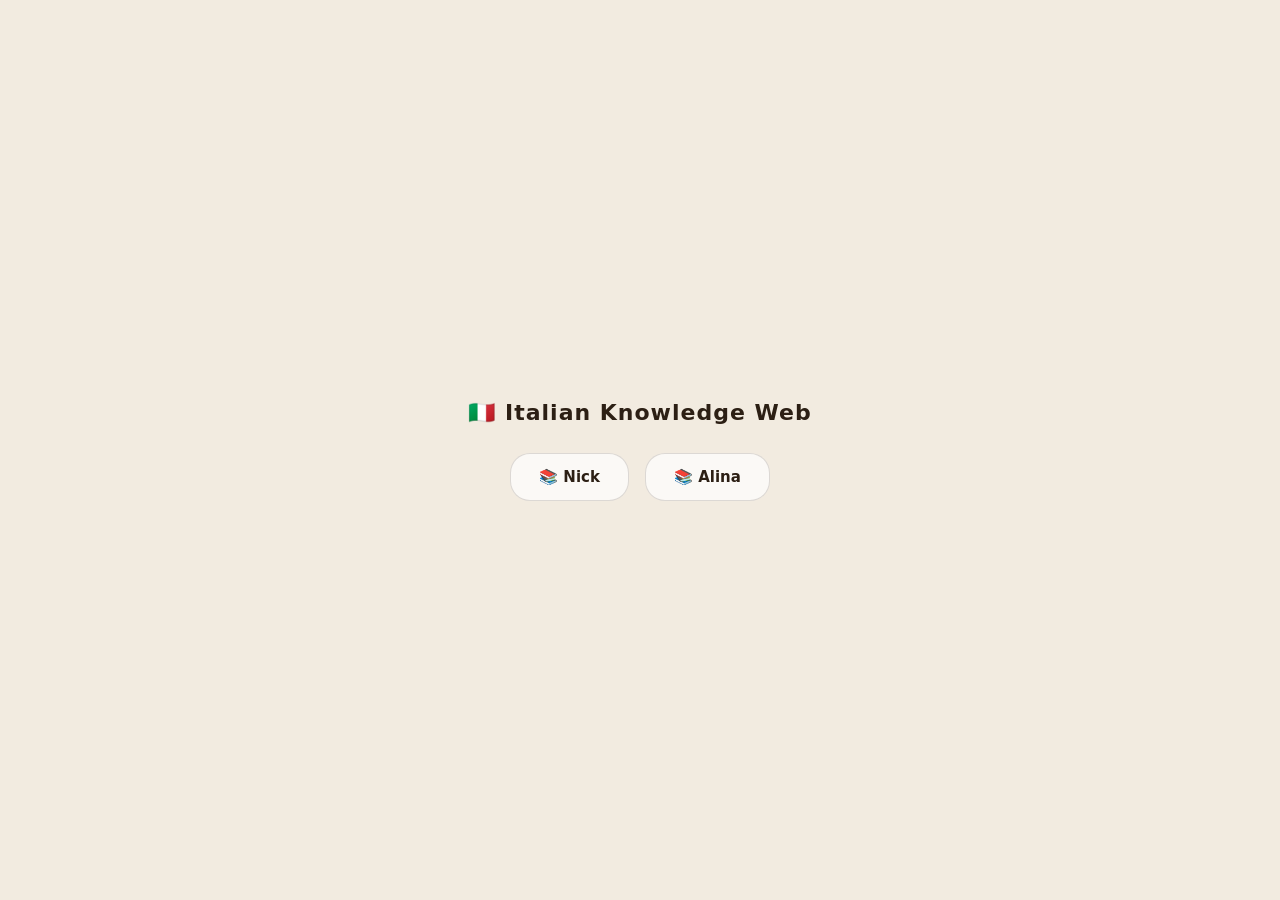
<file: index.html>
<!DOCTYPE html>
<html lang="en">
<head>
<meta charset="UTF-8">
<meta name="viewport" content="width=device-width, initial-scale=1.0">
<title>Italian Knowledge Web</title>
<style>
  * { box-sizing: border-box; margin: 0; padding: 0; }
  body {
    background: #F2EBE0; font-family: 'Segoe UI', system-ui, sans-serif; color: #2C1F14;
    display: flex; align-items: center; justify-content: center; min-height: 100vh;
  }
  .card {
    text-align: center;
  }
  h1 { font-size: 22px; letter-spacing: 1px; margin-bottom: 28px; }
  .links { display: flex; gap: 16px; justify-content: center; }
  a.student-link {
    display: inline-flex; align-items: center; gap: 8px;
    padding: 14px 28px; border-radius: 20px; font-size: 15px; font-weight: 600;
    border: 1.5px solid rgba(44,31,20,0.15); background: rgba(255,255,255,0.7);
    color: #2C1F14; text-decoration: none; transition: all 0.2s;
  }
  a.student-link:hover { background: rgba(255,255,255,0.95); border-color: rgba(58,126,140,0.5); }
</style>
</head>
<body>
<div class="card">
  <h1>🇮🇹 Italian Knowledge Web</h1>
  <div class="links">
    <a class="student-link" href="./nick/">📚 Nick</a>
    <a class="student-link" href="./alina/">📚 Alina</a>
  </div>
</div>
</body>
</html>
</file>
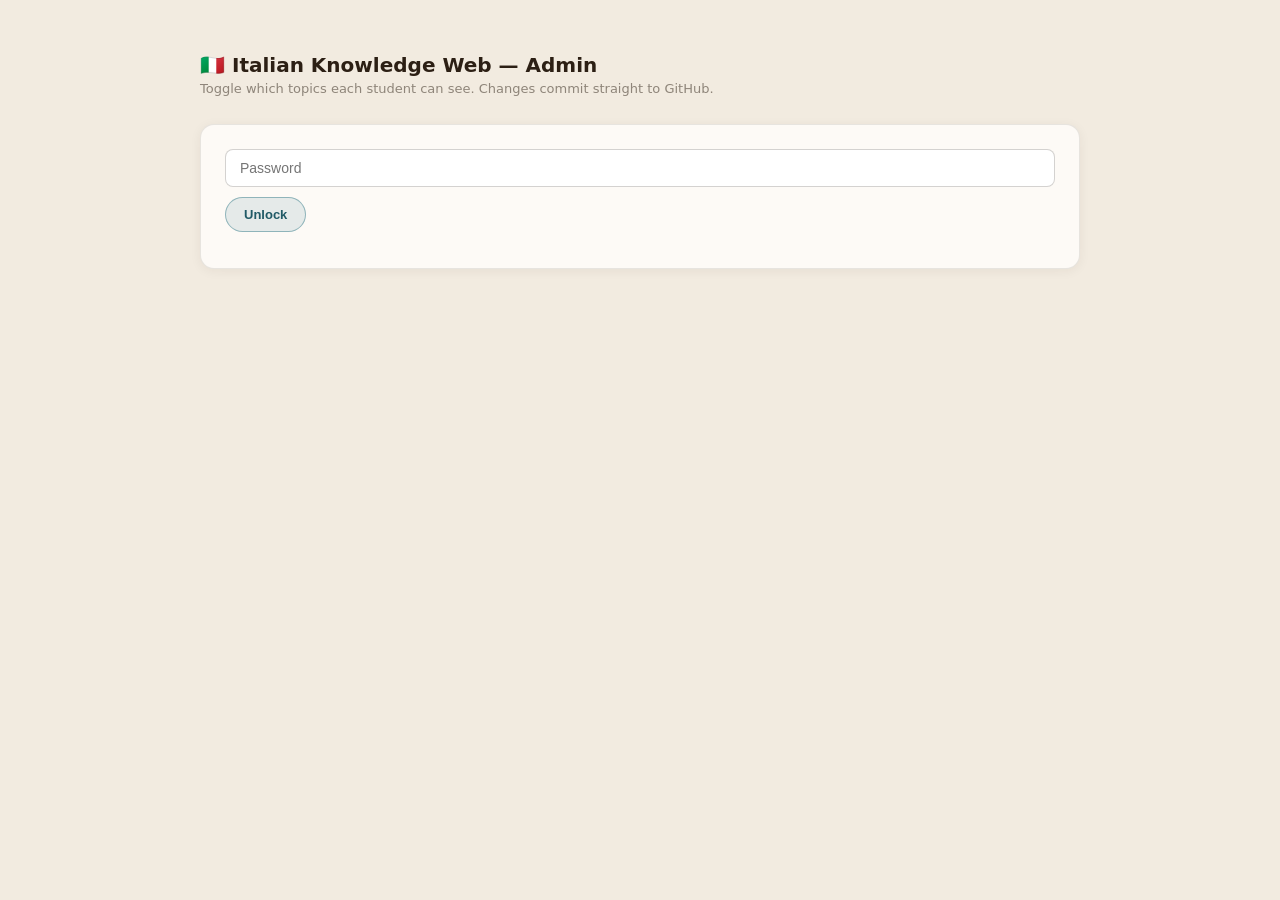
<file: admin/index.html>
<!DOCTYPE html>
<html lang="en">
<head>
<meta charset="UTF-8">
<meta name="viewport" content="width=device-width, initial-scale=1.0">
<meta name="robots" content="noindex, nofollow">
<title>Admin — Italian Knowledge Web</title>
<style>
  * { box-sizing: border-box; }
  body {
    background: #F2EBE0; font-family: 'Segoe UI', system-ui, sans-serif; color: #2C1F14;
    margin: 0; padding: 40px 24px;
  }
  .wrap { max-width: 880px; margin: 0 auto; }
  h1 { font-size: 20px; margin-bottom: 4px; }
  .sub { font-size: 13px; color: rgba(44,31,20,0.5); margin-bottom: 28px; }
  .card {
    background: #FDFAF6; border: 1px solid rgba(44,31,20,0.1); border-radius: 14px;
    padding: 24px; margin-bottom: 20px; box-shadow: 0 2px 12px rgba(44,31,20,0.06);
  }
  .warn {
    background: rgba(224,92,75,0.08); border: 1px solid rgba(224,92,75,0.25); border-radius: 10px;
    padding: 12px 16px; font-size: 12.5px; line-height: 1.6; color: #8a3327; margin-bottom: 20px;
  }
  input[type=password], input[type=text] {
    width: 100%; padding: 10px 14px; border-radius: 8px; border: 1px solid rgba(44,31,20,0.2);
    font-size: 14px; margin-bottom: 10px; background: #fff; color: #2C1F14;
  }
  label.check { display: flex; align-items: center; gap: 6px; font-size: 12.5px; margin-bottom: 12px; cursor: pointer; }
  button {
    padding: 9px 18px; border-radius: 20px; font-size: 13px; font-weight: 600; cursor: pointer;
    border: 1.5px solid rgba(44,31,20,0.18); background: rgba(44,31,20,0.05); color: #2C1F14;
  }
  button:hover { background: rgba(44,31,20,0.1); }
  button.primary { border-color: rgba(58,126,140,0.5); background: rgba(58,126,140,0.12); color: #205a66; }
  button.primary:hover { background: rgba(58,126,140,0.2); }
  button:disabled { opacity: 0.4; cursor: not-allowed; }
  table { width: 100%; border-collapse: collapse; font-size: 13px; }
  th, td { padding: 8px 10px; text-align: left; border-bottom: 1px solid rgba(44,31,20,0.07); }
  th { font-size: 10.5px; text-transform: uppercase; letter-spacing: 0.5px; color: rgba(44,31,20,0.45); }
  .cat-row td { background: rgba(44,31,20,0.035); font-weight: 700; font-size: 11px; text-transform: uppercase; letter-spacing: 1px; color: rgba(44,31,20,0.5); padding: 10px 10px 6px; }
  td.chk { text-align: center; }
  .missing-lang { opacity: 0.4; }
  .missing-lang::after { content: " *"; color: #C04A38; }
  .toolbar { display: flex; justify-content: space-between; align-items: center; margin-bottom: 14px; gap: 12px; flex-wrap: wrap; }
  .status { font-size: 12.5px; margin-top: 12px; white-space: pre-wrap; }
  .status .ok { color: #2f7a4f; }
  .status .err { color: #C04A38; }
  .add-student { display: flex; gap: 8px; flex-wrap: wrap; align-items: flex-end; }
  .add-student > div { display: flex; flex-direction: column; gap: 4px; }
  .add-student label { font-size: 11px; color: rgba(44,31,20,0.5); }
  .add-student input, .add-student select { margin-bottom: 0; padding: 8px 10px; font-size: 13px; }
  #gate, #panel { display: none; }
  .legend-note { font-size: 11.5px; color: rgba(44,31,20,0.4); margin-top: 10px; }
</style>
</head>
<body>
<div class="wrap">
  <h1>🇮🇹 Italian Knowledge Web — Admin</h1>
  <div class="sub">Toggle which topics each student can see. Changes commit straight to GitHub.</div>

  <div id="gate" class="card">
    <input type="password" id="pw-input" placeholder="Password">
    <button class="primary" onclick="tryUnlock()">Unlock</button>
    <div id="gate-error" class="status err"></div>
  </div>

  <div id="panel">
    <div class="warn">
      This password only hides this page from casual visitors — the source is publicly
      fetchable regardless, so it is not real access control. Your GitHub token lives only
      in this browser's local storage; it is never written to the repo.
    </div>

    <div class="card">
      <div class="toolbar">
        <strong style="font-size:13px">GitHub token</strong>
        <button onclick="clearToken()">Clear stored token</button>
      </div>
      <input type="text" id="token-input" placeholder="ghp_... or github_pat_...">
      <label class="check"><input type="checkbox" id="remember-token"> Remember this token in this browser (localStorage)</label>
      <button class="primary" onclick="saveToken()">Use this token</button>
      <div id="token-status" class="status"></div>
    </div>

    <div class="card">
      <div class="toolbar">
        <strong style="font-size:13px">Add a new student</strong>
      </div>
      <div class="add-student">
        <div>
          <label>ID (slug, e.g. "marco")</label>
          <input type="text" id="new-id" placeholder="marco">
        </div>
        <div>
          <label>Display name</label>
          <input type="text" id="new-name" placeholder="Marco">
        </div>
        <div>
          <label>Language</label>
          <select id="new-lang">
            <option value="en">en</option>
            <option value="es">es</option>
          </select>
        </div>
        <button class="primary" onclick="addStudent()">Create student</button>
      </div>
      <div id="add-status" class="status"></div>
    </div>

    <div class="card">
      <div class="toolbar">
        <strong style="font-size:13px">Topics</strong>
        <button class="primary" id="save-btn" onclick="saveChanges()" disabled>Save changes</button>
      </div>
      <div id="table-holder">Loading…</div>
      <div class="legend-note">* = this student's language doesn't have this topic translated yet — checking it won't make it appear until that's added.</div>
      <div id="save-status" class="status"></div>
    </div>
  </div>
</div>

<script>
const REPO = 'laura-guerinoni/italian-knowledge-web';
const API = 'https://api.github.com/repos/' + REPO + '/contents/';
const PW_HASH = 'a20b305f19f28eee3a125cb50401d806185c95a6bcd238446b9348bb9f01ba8c';

let token = '';
let topicsCatalog = {};
let categories = {};
let students = {};      // id -> { lang, displayName, topics: Set, sha }
let originalTopics = {}; // id -> Set (snapshot at load, to diff against)

async function sha256Hex(text) {
  const buf = await crypto.subtle.digest('SHA-256', new TextEncoder().encode(text));
  return Array.from(new Uint8Array(buf)).map(b => b.toString(16).padStart(2, '0')).join('');
}

async function tryUnlock() {
  const pw = document.getElementById('pw-input').value;
  const hash = await sha256Hex(pw);
  if (hash === PW_HASH) {
    sessionStorage.setItem('iw-admin-unlocked', '1');
    document.getElementById('gate').style.display = 'none';
    document.getElementById('panel').style.display = 'block';
    boot();
  } else {
    document.getElementById('gate-error').textContent = 'Wrong password.';
  }
}

function clearToken() {
  localStorage.removeItem('iw-admin-token');
  token = '';
  document.getElementById('token-input').value = '';
  document.getElementById('token-status').innerHTML = '<span class="ok">Stored token cleared.</span>';
}

function saveToken() {
  token = document.getElementById('token-input').value.trim();
  if (document.getElementById('remember-token').checked && token) {
    localStorage.setItem('iw-admin-token', token);
  }
  document.getElementById('token-status').innerHTML = token
    ? '<span class="ok">Token set for this session.</span>'
    : '<span class="err">No token entered.</span>';
  updateSaveButton();
}

function ghHeaders() {
  const h = { 'Accept': 'application/vnd.github+json' };
  if (token) h['Authorization'] = 'Bearer ' + token;
  return h;
}

async function loadCatalog() {
  const [t, c] = await Promise.all([
    fetch('../data/topics.json').then(r => r.json()),
    fetch('../data/categories.json').then(r => r.json()),
  ]);
  topicsCatalog = t;
  categories = c;
}

async function loadStudents() {
  const res = await fetch(API + 'data/students', { headers: ghHeaders() });
  if (!res.ok) throw new Error('Could not list students (' + res.status + '). Check your token.');
  const files = await res.json();
  students = {};
  originalTopics = {};
  await Promise.all(files.filter(f => f.name.endsWith('.json')).map(async f => {
    const id = f.name.replace(/\.json$/, '');
    const fileRes = await fetch(API + 'data/students/' + f.name, { headers: ghHeaders() });
    const fileMeta = await fileRes.json();
    const content = JSON.parse(atob(fileMeta.content.replace(/\n/g, '')));
    students[id] = { lang: content.lang, displayName: content.displayName, topics: new Set(content.topics), sha: fileMeta.sha };
    originalTopics[id] = new Set(content.topics);
  }));
}

function renderTable() {
  const holder = document.getElementById('table-holder');
  const studentIds = Object.keys(students).sort();
  if (!studentIds.length) { holder.textContent = 'No students found.'; return; }

  const byCategory = {};
  for (const [key, t] of Object.entries(topicsCatalog)) {
    (byCategory[t.category] = byCategory[t.category] || []).push({ key, ...t });
  }

  let html = '<table><thead><tr><th>Topic</th>';
  for (const id of studentIds) html += `<th>${students[id].displayName}</th>`;
  html += '</tr></thead><tbody>';

  for (const cat of Object.keys(categories)) {
    const topicsInCat = byCategory[cat];
    if (!topicsInCat) continue;
    html += `<tr class="cat-row"><td colspan="${studentIds.length + 1}">${cat}</td></tr>`;
    for (const t of topicsInCat) {
      html += `<tr><td>${t.icon} ${t.title}</td>`;
      for (const id of studentIds) {
        const s = students[id];
        const hasLang = !!t[s.lang];
        const checked = s.topics.has(t.key);
        const cls = hasLang ? '' : 'missing-lang';
        html += `<td class="chk"><label class="${cls}"><input type="checkbox" data-student="${id}" data-topic="${t.key}" ${checked ? 'checked' : ''} onchange="onToggle(this)"></label></td>`;
      }
      html += '</tr>';
    }
  }
  html += '</tbody></table>';
  holder.innerHTML = html;
}

function onToggle(el) {
  const { student, topic } = el.dataset;
  if (el.checked) students[student].topics.add(topic);
  else students[student].topics.delete(topic);
  updateSaveButton();
}

function updateSaveButton() {
  const changed = Object.keys(students).some(id => {
    const a = [...students[id].topics].sort().join(',');
    const b = [...originalTopics[id]].sort().join(',');
    return a !== b;
  });
  document.getElementById('save-btn').disabled = !changed || !token;
}

async function putFile(path, obj, sha, message) {
  const body = {
    message,
    content: btoa(unescape(encodeURIComponent(JSON.stringify(obj, null, 2)))),
  };
  if (sha) body.sha = sha;
  const res = await fetch(API + path, {
    method: 'PUT',
    headers: { ...ghHeaders(), 'Content-Type': 'application/json' },
    body: JSON.stringify(body),
  });
  if (!res.ok) {
    const err = await res.json().catch(() => ({}));
    throw new Error(`${path}: ${res.status} ${err.message || res.statusText}`);
  }
  return res.json();
}

async function saveChanges() {
  const statusEl = document.getElementById('save-status');
  statusEl.innerHTML = 'Saving…';
  const lines = [];
  for (const id of Object.keys(students)) {
    const a = [...students[id].topics].sort().join(',');
    const b = [...originalTopics[id]].sort().join(',');
    if (a === b) continue;
    const s = students[id];
    try {
      const result = await putFile(
        `data/students/${id}.json`,
        { lang: s.lang, displayName: s.displayName, topics: [...s.topics] },
        s.sha,
        `Admin panel: update ${s.displayName}'s topics`
      );
      s.sha = result.content.sha;
      originalTopics[id] = new Set(s.topics);
      lines.push(`<span class="ok">✓ ${s.displayName} saved.</span>`);
    } catch (e) {
      lines.push(`<span class="err">✗ ${s.displayName}: ${e.message}</span>`);
    }
  }
  statusEl.innerHTML = lines.join('<br>') || 'Nothing to save.';
  updateSaveButton();
}

async function addStudent() {
  const id = document.getElementById('new-id').value.trim().toLowerCase().replace(/[^a-z0-9-]/g, '');
  const name = document.getElementById('new-name').value.trim();
  const lang = document.getElementById('new-lang').value;
  const statusEl = document.getElementById('add-status');
  if (!id || !name) { statusEl.innerHTML = '<span class="err">ID and display name are required.</span>'; return; }
  if (students[id]) { statusEl.innerHTML = '<span class="err">That ID already exists.</span>'; return; }
  if (!token) { statusEl.innerHTML = '<span class="err">Set a GitHub token first.</span>'; return; }
  statusEl.textContent = 'Creating…';
  try {
    await putFile(`data/students/${id}.json`, { lang, displayName: name, topics: [] }, null, `Admin panel: add student ${name}`);
    statusEl.innerHTML = `<span class="ok">✓ ${name} created. Reloading table…</span>`;
    document.getElementById('new-id').value = '';
    document.getElementById('new-name').value = '';
    await loadStudents();
    renderTable();
  } catch (e) {
    statusEl.innerHTML = `<span class="err">✗ ${e.message}</span>`;
  }
}

async function boot() {
  const stored = localStorage.getItem('iw-admin-token');
  if (stored) { token = stored; document.getElementById('token-input').value = stored; document.getElementById('remember-token').checked = true; }
  await loadCatalog();
  try {
    await loadStudents();
    renderTable();
    updateSaveButton();
  } catch (e) {
    document.getElementById('table-holder').innerHTML = `<span class="status err">${e.message}</span>`;
  }
}

if (sessionStorage.getItem('iw-admin-unlocked') === '1') {
  document.getElementById('panel').style.display = 'block';
  boot();
} else {
  document.getElementById('gate').style.display = 'block';
}
</script>
</body>
</html>
</file>
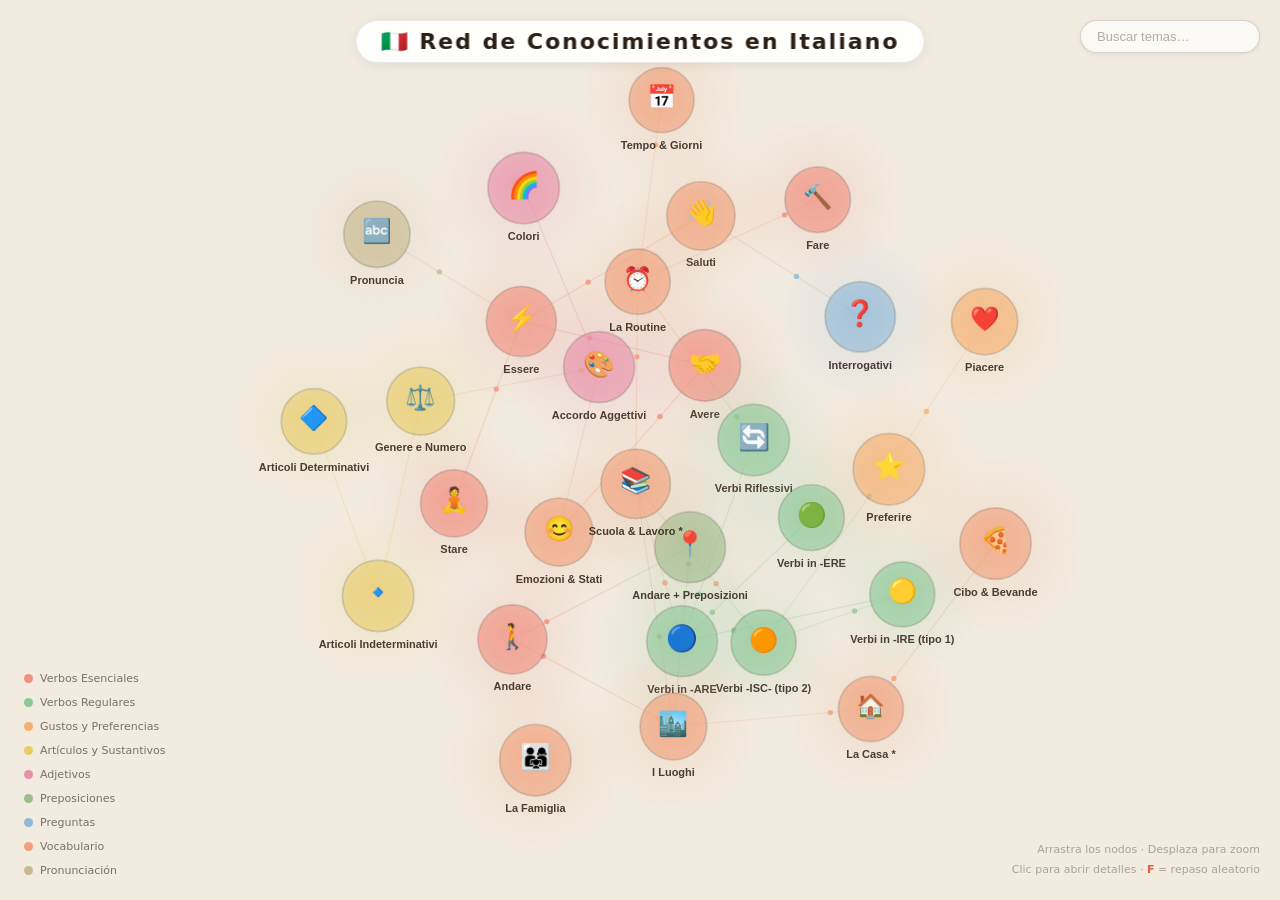
<file: alina/index.html>
<!DOCTYPE html>
<html lang="es" translate="no">
<head>
<meta charset="UTF-8">
<meta name="viewport" content="width=device-width, initial-scale=1.0, maximum-scale=1.0, user-scalable=no">
<meta name="google" content="notranslate">
<title>Red de Conocimientos en Italiano — ¡Lecciones para Alina!</title>
<link rel="stylesheet" href="../style.css">
</head>
<body class="notranslate">
<canvas id="canvas"></canvas>
<div id="header">
  <h1>🇮🇹 Red de Conocimientos en Italiano</h1>
</div>
<div id="search-bar">
  <input type="text" id="search-input" placeholder="Buscar temas…" oninput="filterNodes(this.value)">
</div>
<div id="legend"></div>
<div id="hint"></div>
<div id="panel">
  <div id="panel-header">
    <div id="panel-icon">📚</div>
    <div id="panel-title">Tema</div>
    <div id="panel-subtitle">Subtítulo</div>
    <button id="panel-close" onclick="closePanel()">✕</button>
  </div>
  <div id="panel-body"></div>
</div>
<div id="flashcard-overlay">
  <button id="fc-close-btn" onclick="closeDrill()">✕</button>
  <div id="fc-topic">Tema</div>
  <div id="fc-card" onclick="revealCard()">
    <div id="fc-icon">📚</div>
    <div id="fc-type-label"></div>
    <div id="fc-front"></div>
    <div id="fc-back" style="display:none"></div>
    <div id="fc-tap-hint">toca para revelar</div>
  </div>
  <div id="fc-controls">
    <button class="fc-btn" onclick="prevCard()">← Anterior</button>
    <div id="fc-progress">1 / 1</div>
    <button class="fc-btn primary" onclick="nextCard()">Siguiente →</button>
  </div>
</div>
<script src="../engine.js"></script>
<script>boot('alina'); initTracking('alina');</script>
</body>
</html>
</file>
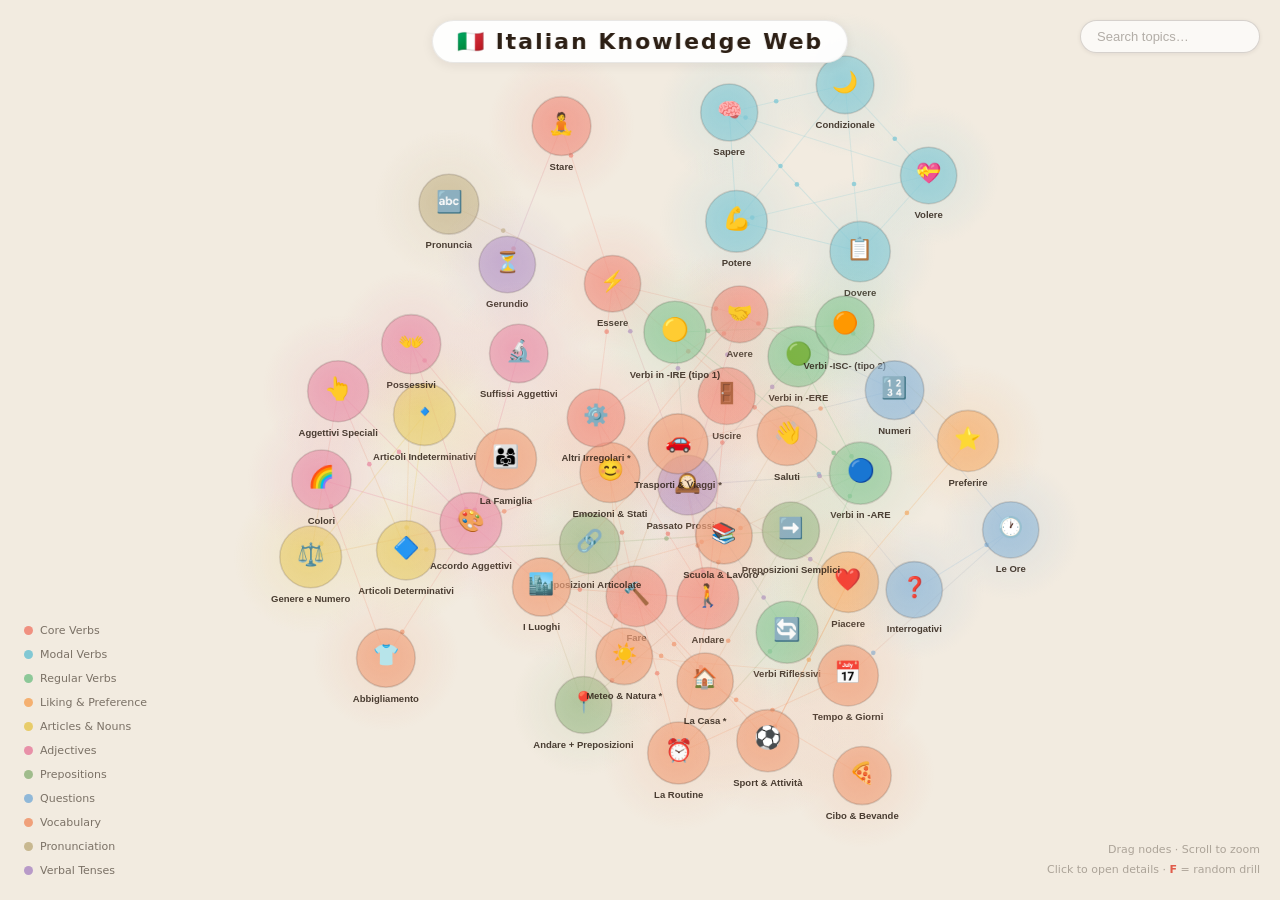
<file: nick/index.html>
<!DOCTYPE html>
<html lang="en" translate="no">
<head>
<meta charset="UTF-8">
<meta name="viewport" content="width=device-width, initial-scale=1.0, maximum-scale=1.0, user-scalable=no">
<meta name="google" content="notranslate">
<title>Italian Knowledge Web — Lezioni per Nick!</title>
<link rel="stylesheet" href="../style.css">
</head>
<body class="notranslate">
<canvas id="canvas"></canvas>
<div id="header">
  <h1>🇮🇹 Italian Knowledge Web</h1>
</div>
<div id="search-bar">
  <input type="text" id="search-input" placeholder="Search topics…" oninput="filterNodes(this.value)">
</div>
<div id="legend"></div>
<div id="hint"></div>
<div id="panel">
  <div id="panel-header">
    <div id="panel-icon">📚</div>
    <div id="panel-title">Topic</div>
    <div id="panel-subtitle">Subtitle</div>
    <button id="panel-close" onclick="closePanel()">✕</button>
  </div>
  <div id="panel-body"></div>
</div>
<div id="flashcard-overlay">
  <button id="fc-close-btn" onclick="closeDrill()">✕</button>
  <div id="fc-topic">Topic</div>
  <div id="fc-card" onclick="revealCard()">
    <div id="fc-icon">📚</div>
    <div id="fc-type-label"></div>
    <div id="fc-front"></div>
    <div id="fc-back" style="display:none"></div>
    <div id="fc-tap-hint">tap to reveal</div>
  </div>
  <div id="fc-controls">
    <button class="fc-btn" onclick="prevCard()">← Prev</button>
    <div id="fc-progress">1 / 1</div>
    <button class="fc-btn primary" onclick="nextCard()">Next →</button>
  </div>
</div>
<script src="../engine.js"></script>
<script>boot('nick'); initTracking('nick');</script>
</body>
</html>
</file>
<file: style.css>
* { box-sizing: border-box; margin: 0; padding: 0; -webkit-tap-highlight-color: transparent; touch-action: none; }
  html, body { height: 100%; overflow: hidden; overscroll-behavior: none; touch-action: none; }
  body { background: #F2EBE0; font-family: 'Segoe UI', system-ui, sans-serif; color: #2C1F14; }
  #canvas { display: block; position: absolute; top: 0; left: 0; touch-action: none; }
  /* touch-action isn't inherited, so every interactive/scrollable UI
     overlay needs its descendants opted back in explicitly, not just
     the container itself (that was the bug: buttons/links/pills inside
     these still had touch-action:none from the universal rule above). */
  #search-bar, #search-bar * { touch-action: auto; }
  #panel, #panel * { touch-action: auto; }
  #flashcard-overlay, #flashcard-overlay * { touch-action: auto; }
  #legend, #legend * { touch-action: auto; }

  #header {
    position: absolute; top: 20px; left: 50%; transform: translateX(-50%);
    text-align: center; pointer-events: none;
    background: rgba(255,255,255,0.92); backdrop-filter: blur(10px);
    padding: 8px 24px; border-radius: 40px;
    border: 1px solid rgba(44,31,20,0.1);
    box-shadow: 0 2px 12px rgba(44,31,20,0.08);
    white-space: nowrap; z-index: 5;
  }
  #header h1 { font-size: 22px; font-weight: 700; letter-spacing: 2px; color: #2C1F14; }
  #header p { font-size: 12px; color: rgba(44,31,20,0.45); margin-top: 4px; }

  #search-bar { position: absolute; top: 20px; right: 20px; }
  #search-bar input {
    background: rgba(255,255,255,0.7); border: 1px solid rgba(44,31,20,0.18);
    border-radius: 20px; padding: 8px 16px; color: #2C1F14; font-size: 13px; outline: none;
    width: 180px; transition: all 0.3s; box-shadow: 0 1px 4px rgba(44,31,20,0.08);
  }
  #search-bar input:focus { background: rgba(255,255,255,0.92); border-color: rgba(224,92,75,0.5); width: 220px; }
  #search-bar input::placeholder { color: rgba(44,31,20,0.35); }

  #legend {
    position: absolute; bottom: 20px; left: 20px;
    display: flex; flex-direction: column; gap: 5px;
  }
  .legend-item {
    display: flex; align-items: center; gap: 7px; font-size: 11px;
    color: rgba(44,31,20,0.6); cursor: pointer; padding: 3px 8px 3px 4px;
    border-radius: 20px; transition: background 0.15s, color 0.15s;
    user-select: none;
  }
  .legend-item:hover { background: rgba(44,31,20,0.07); color: rgba(44,31,20,0.9); }
  .legend-item.active { background: rgba(44,31,20,0.1); color: rgba(44,31,20,1); font-weight: 600; }
  .legend-dot { width: 9px; height: 9px; border-radius: 50%; flex-shrink: 0; }

  #hint {
    position: absolute; bottom: 20px; right: 20px;
    font-size: 11px; color: rgba(44,31,20,0.35);
    text-align: right; line-height: 1.8; pointer-events: none;
  }

  #panel {
    position: absolute; top: 0; right: -480px; width: 440px; height: 100%;
    background: #FDFAF6; border-left: 1px solid rgba(44,31,20,0.1);
    transition: right 0.4s cubic-bezier(0.16, 1, 0.3, 1);
    overflow-y: auto; pointer-events: all;
    box-shadow: -4px 0 24px rgba(44,31,20,0.08);
  }
  #panel.open { right: 0; }
  #panel::-webkit-scrollbar { width: 5px; }
  #panel::-webkit-scrollbar-track { background: transparent; }
  #panel::-webkit-scrollbar-thumb { background: rgba(44,31,20,0.12); border-radius: 3px; }

  #panel-header {
    padding: 24px 24px 16px;
    border-bottom: 1px solid rgba(44,31,20,0.08);
    position: sticky; top: 0; background: #FDFAF6; z-index: 10;
  }
  #panel-icon { font-size: 36px; margin-bottom: 8px; }
  #panel-title { font-size: 20px; font-weight: 700; color: #2C1F14; }
  #panel-subtitle { font-size: 13px; color: rgba(44,31,20,0.45); margin-top: 4px; }
  #panel-close {
    position: absolute; top: 20px; right: 20px;
    background: rgba(44,31,20,0.07); border: none; color: #2C1F14;
    width: 32px; height: 32px; border-radius: 50%; cursor: pointer; font-size: 16px;
    display: flex; align-items: center; justify-content: center; transition: background 0.2s;
  }
  #panel-close:hover { background: rgba(44,31,20,0.14); }
  #panel-body { padding: 20px 24px 40px; }

  .section { margin-bottom: 22px; }
  .section-title { font-size: 10px; text-transform: uppercase; letter-spacing: 1.5px; color: rgba(44,31,20,0.38); margin-bottom: 9px; font-weight: 600; }
  .pills { display: flex; flex-wrap: wrap; gap: 5px; }
  .pill { padding: 4px 11px; border-radius: 20px; font-size: 12px; font-weight: 500; border: 1px solid rgba(44,31,20,0.12); background: rgba(44,31,20,0.04); color: #2C1F14; }
  .rule-box { background: rgba(44,31,20,0.03); border-radius: 10px; padding: 12px 15px; font-size: 13px; line-height: 1.75; border: 1px solid rgba(44,31,20,0.08); color: #2C1F14; }
  .rule-box strong { color: #C04A38; }
  .examples-list { list-style: none; }
  .examples-list li { padding: 8px 0; border-bottom: 1px solid rgba(44,31,20,0.06); font-size: 13px; line-height: 1.5; }
  .examples-list li:last-child { border-bottom: none; }
  .it { font-style: italic; color: #3A7E8C; }
  .en { color: rgba(44,31,20,0.45); font-size: 12px; }
  .conj-table { width: 100%; border-collapse: collapse; font-size: 12px; }
  .conj-table td { padding: 6px 8px; border-bottom: 1px solid rgba(44,31,20,0.05); color: #2C1F14; }
  .conj-table tr:last-child td { border-bottom: none; }
  .pro { color: rgba(44,31,20,0.4); }
  .form { color: #3A7E8C; font-weight: 600; }
  .links-section { display: flex; flex-wrap: wrap; gap: 6px; }
  .link-btn {
    padding: 5px 12px; border-radius: 20px; font-size: 12px; cursor: pointer;
    border: 1px solid rgba(44,31,20,0.15); background: rgba(44,31,20,0.04);
    color: #2C1F14; transition: all 0.2s;
  }
  .link-btn:hover { background: rgba(44,31,20,0.09); border-color: rgba(44,31,20,0.28); }

  /* -- Flashcard -- */
  #drill-btn {
    display: inline-flex; align-items: center; gap: 6px;
    margin-top: 14px; padding: 10px 18px; border-radius: 20px; font-size: 13px; font-weight: 700;
    border: 2px solid #E05C4B; background: #E05C4B;
    color: #fff; cursor: pointer; transition: all 0.2s; width: 100%;
    justify-content: center;
  }
  #drill-btn:hover { background: #C84535; border-color: #C84535; }

  #flashcard-overlay {
    display: none; position: absolute; top: 0; left: 0; width: 100%; height: 100%;
    background: rgba(242,235,224,0.97); z-index: 100; flex-direction: column;
    align-items: center; justify-content: center; gap: 20px;
    backdrop-filter: blur(12px);
  }
  #flashcard-overlay.active { display: flex; }

  #fc-topic { font-size: 12px; text-transform: uppercase; letter-spacing: 2px; color: rgba(44,31,20,0.4); }
  #fc-card {
    width: min(480px, 90vw); background: #FDFAF6;
    border: 1.5px solid rgba(44,31,20,0.12); border-radius: 18px;
    padding: 36px 32px; text-align: center; cursor: pointer;
    transition: border-color 0.2s, transform 0.15s;
    box-shadow: 0 4px 24px rgba(44,31,20,0.08);
    min-height: 220px; display: flex; flex-direction: column;
    align-items: center; justify-content: center; gap: 16px;
    user-select: none;
  }
  #fc-card:hover { border-color: rgba(58,126,140,0.4); transform: translateY(-2px); }
  #fc-icon { font-size: 40px; }
  #fc-front { font-size: 22px; font-weight: 700; color: #3A7E8C; font-style: italic; line-height: 1.4; }
  #fc-back { font-size: 15px; color: rgba(44,31,20,0.65); line-height: 1.6; margin-top: 8px; }
  #fc-tap-hint { font-size: 12px; color: rgba(44,31,20,0.25); margin-top: 4px; }
  #fc-revealed #fc-tap-hint { display: none; }

  #fc-controls { display: flex; gap: 12px; align-items: center; }
  .fc-btn {
    padding: 10px 24px; border-radius: 20px; font-size: 13px; font-weight: 600; cursor: pointer;
    border: 1.5px solid rgba(44,31,20,0.15); background: rgba(44,31,20,0.04);
    color: #2C1F14; transition: all 0.2s;
  }
  .fc-btn:hover { background: rgba(44,31,20,0.09); }
  .fc-btn.primary { border-color: rgba(58,126,140,0.5); background: rgba(58,126,140,0.1); color: #3A7E8C; }
  .fc-btn.primary:hover { background: rgba(58,126,140,0.18); }
  #fc-progress { font-size: 12px; color: rgba(44,31,20,0.35); min-width: 60px; text-align: center; }
  #fc-close-btn {
    position: absolute; top: 22px; right: 22px;
    background: rgba(44,31,20,0.07); border: none; color: #2C1F14;
    width: 36px; height: 36px; border-radius: 50%; cursor: pointer; font-size: 18px;
    display: flex; align-items: center; justify-content: center; transition: background 0.2s;
  }
  #fc-close-btn:hover { background: rgba(44,31,20,0.14); }
  #fc-type-label { font-size: 11px; color: rgba(44,31,20,0.3); text-transform: uppercase; letter-spacing: 1px; }

  /* -- Mobile -- */
  @media (max-width: 640px) {
    #header { top: 10px; padding: 6px 14px; max-width: calc(100vw - 20px); }
    #header h1 { font-size: 13px; letter-spacing: 0; white-space: normal; }

    #search-bar { top: 62px; right: 10px; }
    #search-bar input { width: 110px; font-size: 12px; padding: 7px 12px; }
    #search-bar input:focus { width: 140px; }

    #hint { display: none; }

    #legend {
      left: 10px; right: 10px; bottom: 10px; top: auto;
      flex-direction: row; flex-wrap: nowrap; overflow-x: auto;
      gap: 4px; padding-bottom: 2px; -webkit-overflow-scrolling: touch;
    }
    .legend-item { font-size: 10px; padding: 4px 9px 4px 6px; flex-shrink: 0; }
    .legend-dot { width: 7px; height: 7px; }

    #panel { width: 100%; right: -100%; }
    #panel-header { padding: 18px 18px 14px; }
    #panel-body { padding: 16px 18px 32px; }
    #panel-icon { font-size: 30px; }
    #panel-title { font-size: 18px; }

    #fc-card { padding: 26px 22px; min-height: 180px; }
    #fc-front { font-size: 19px; }
    .fc-btn { padding: 9px 16px; }
  }
</file>
